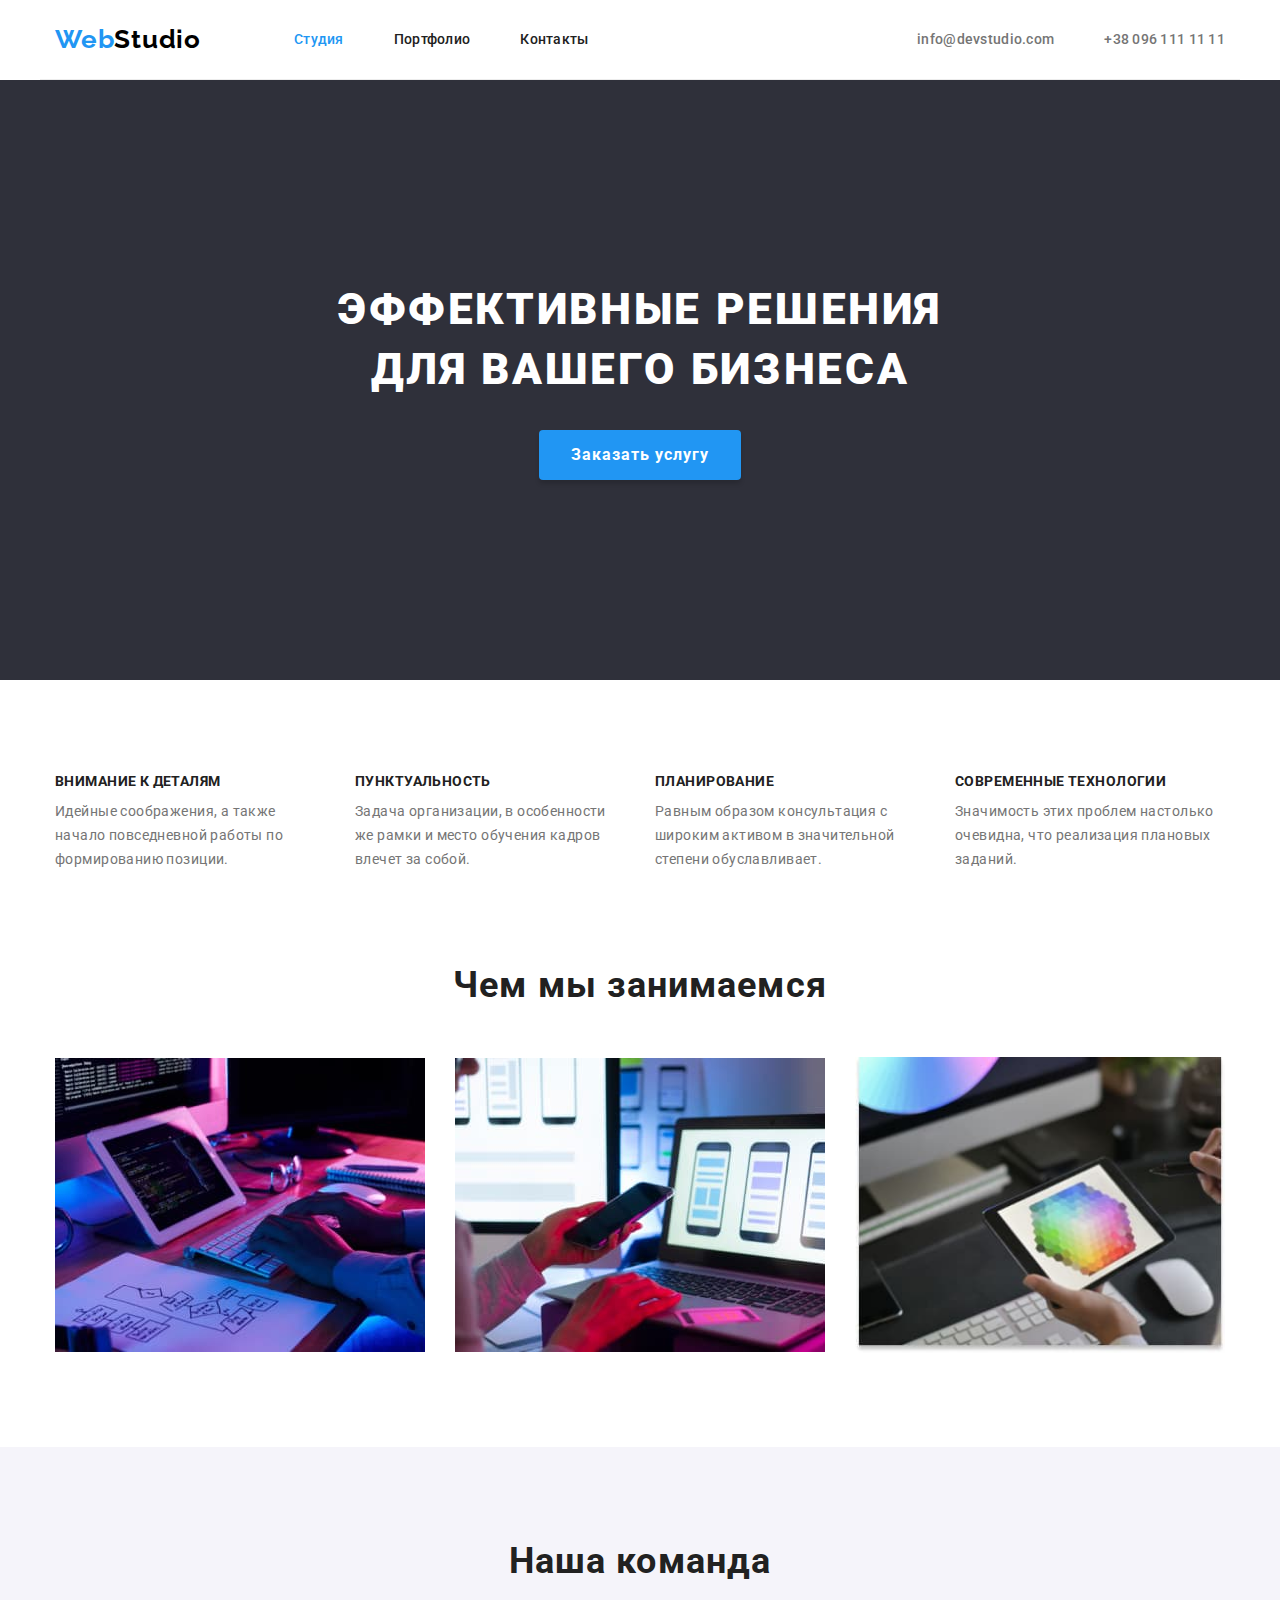
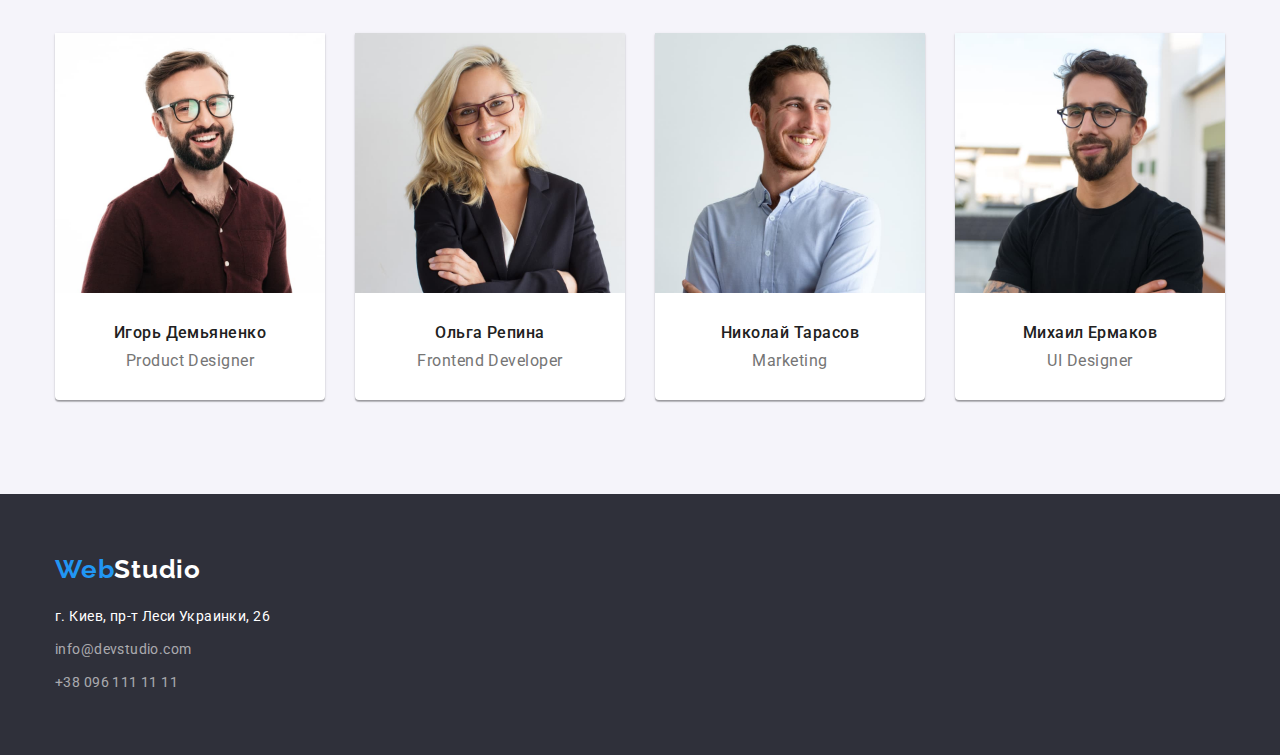
<file: index.html>
<!DOCTYPE html>
<html lang="ru">
  <head>
    <meta charset="UTF-8" />
    <meta http-equiv="X-UA-Compatible" content="IE=edge" />
    <meta name="viewport" content="width=device-width, initial-scale=1.0" />
    <title>Cтудия</title>
    <link
      rel="stylesheet"
      href="https://cdnjs.cloudflare.com/ajax/libs/modern-normalize/1.1.0/modern-normalize.min.css"
      integrity="sha512-wpPYUAdjBVSE4KJnH1VR1HeZfpl1ub8YT/NKx4PuQ5NmX2tKuGu6U/JRp5y+Y8XG2tV+wKQpNHVUX03MfMFn9Q=="
      crossorigin="anonymous"
      referrerpolicy="no-referrer"
    />
    <link rel="preconnect" href="https://fonts.googleapis.com" />
    <link rel="preconnect" href="https://fonts.gstatic.com" crossorigin />
    <link
      href="https://fonts.googleapis.com/css2?family=Raleway:wght@700&family=Roboto:wght@400;500;700;900&display=swap"
      rel="stylesheet"
    />
    <link
      rel="stylesheet"
      href="https://cdnjs.cloudflare.com/ajax/libs/modern-normalize/1.1.0/modern-normalize.min.css"
    />
    <link rel="stylesheet" href="./css/styles.css" />
  </head>

  <body>
    <!--шапка-->
    <header class="header">
      <div class="header-page container">
        <nav class="header-nav">
          <a lang="en" href="./index.html" class="header-logo"
            ><span lang="en" class="current">Web</span>Studio</a
          >
          <ul class="header-list list">
            <li class="header-item">
              <a href="./index.html" class="header-link current link">Студия</a>
            </li>
            <li class="header-item">
              <a href="./portfolio.html " class="header-link link">Портфолио</a>
            </li>
            <li class="header-item">
              <a href="./index.html" class="header-link link">Контакты</a>
            </li>
          </ul>
        </nav>

        <ul class="header-contacs list">
          <li class="header-contacs-item">
            <a lang="en" href="mailto:info@devstudio.com" class="header-mail link"
              >info@devstudio.com</a
            >
          </li>
          <li class="header-contacs-item">
            <a href="tel:+380961111111" class="header-tel link">+38 096 111 11 11</a>
          </li>
        </ul>
      </div>
    </header>

    <!--основное (уникалное) содержание-->

    <main>
      <section class="hero">
        <div class="container">
          <h1 class="hero-title">Эффективные решения для вашего бизнеса</h1>
          <button type="button" class="button hero-primery link">Заказать услугу</button>
        </div>
      </section>

      <section class="feature section">
        <div class="container">
          <h2 class="visually-hidden">Feature</h2>
          <ul class="feature-list list">
            <li class="feature-item">
              <h3 class="feature-title">Внимание к деталям</h3>
              <p class="feature-text">
                Идейные соображения, а также начало повседневной работы по формированию позиции.
              </p>
            </li>

            <li class="feature-item">
              <h3 class="feature-title">Пунктуальность</h3>
              <p class="feature-text">
                Задача организации, в особенности же рамки и место обучения кадров влечет за собой.
              </p>
            </li>

            <li class="feature-item">
              <h3 class="feature-title">Планирование</h3>
              <p class="feature-text">
                Равным образом консультация с широким активом в значительной степени обуславливает.
              </p>
            </li>

            <li class="feature-item">
              <h3 class="feature-title">Современные технологии</h3>
              <p class="feature-text">
                Значимость этих проблем настолько очевидна, что реализация плановых заданий.
              </p>
            </li>
          </ul>
        </div>
      </section>

      <section class="about section">
        <div class="container">
          <h2 class="about-title">Чем мы занимаемся</h2>
          <ul class="about-list list">
            <li class="about-item">
              <img
                class="about-img"
                src="./images/box1.jpg"
                alt="рабочий процесс"
                width="370"
                height="294"
              />
            </li>
            <li class="about-item">
              <img
                class="about-img"
                src="./images/box2.jpg"
                alt="рабочий процесс"
                width="370"
                height="294"
              />
            </li>
            <li class="about-item">
              <img
                class="about-img"
                src="./images/box3.jpg"
                alt="рабочий процесс"
                width="370"
                height="294"
              />
            </li>
          </ul>
        </div>
      </section>

      <section class="command section">
        <div class="container">
          <h2 class="command-title">Наша команда</h2>
          <ul class="command-list list">
            <li class="command-item">
              <img src="./images/demyanenko.jpg" alt="Игорь Демьяненко" width="270" height="260" />
              <div class="command-wrap">
                <h3 class="command-after-title">Игорь Демьяненко</h3>
                <p lang="en" class="command-text">Product Designer</p>
              </div>
            </li>
            <li class="command-item">
              <img src="./images/repina.jpg" alt="Ольга Репина" width="270" height="260" />
              <div class="command-wrap">
                <h3 class="command-after-title">Ольга Репина</h3>
                <p lang="en" class="command-text">Frontend Developer</p>
              </div>
            </li>
            <li class="command-item">
              <img src="./images/tarasov.jpg" alt="Николай Тарасов" width="270" height="260" />
              <div class="command-wrap">
                <h3 class="command-after-title">Николай Тарасов</h3>
                <p lang="en" class="command-text">Marketing</p>
              </div>
            </li>
            <li class="command-item">
              <img src="./images/ermakov.jpg" alt="Михаил Ермаков" width="270" height="260" />
              <div class="command-wrap">
                <h3 class="command-after-title">Михаил Ермаков</h3>
                <p lang="en" class="command-text">UI Designer</p>
              </div>
            </li>
          </ul>
        </div>
      </section>
    </main>

    <!--подвал-->
    <footer class="footer">
      <div class="container">
        <a lang="en" href="" class="footer-logo"
          ><span lang="en" class="current">Web</span>Studio</a
        >
        <address class="footer-address">
          <ul class="footer-list list">
            <li class="footer-item">
              <a
                href="https://goo.gl/maps/ZX4bR6mTC4rTTTyX7"
                target="_blank"
                rel="noopener nofollow noreferrer"
                class="footer-map aside link"
                >г. Киев, пр-т Леси Украинки, 26</a
              >
            </li>
            <li class="footer-item">
              <a lang="en" href="mailto:info@devstudio.com" class="footer-mail aside link"
                >info@devstudio.com</a
              >
            </li>
            <li class="footer-item">
              <a href="tel:+380961111111" class="footer-tel aside link">+38 096 111 11 11</a>
            </li>
          </ul>
        </address>
      </div>
    </footer>
  </body>
</html>
</file>
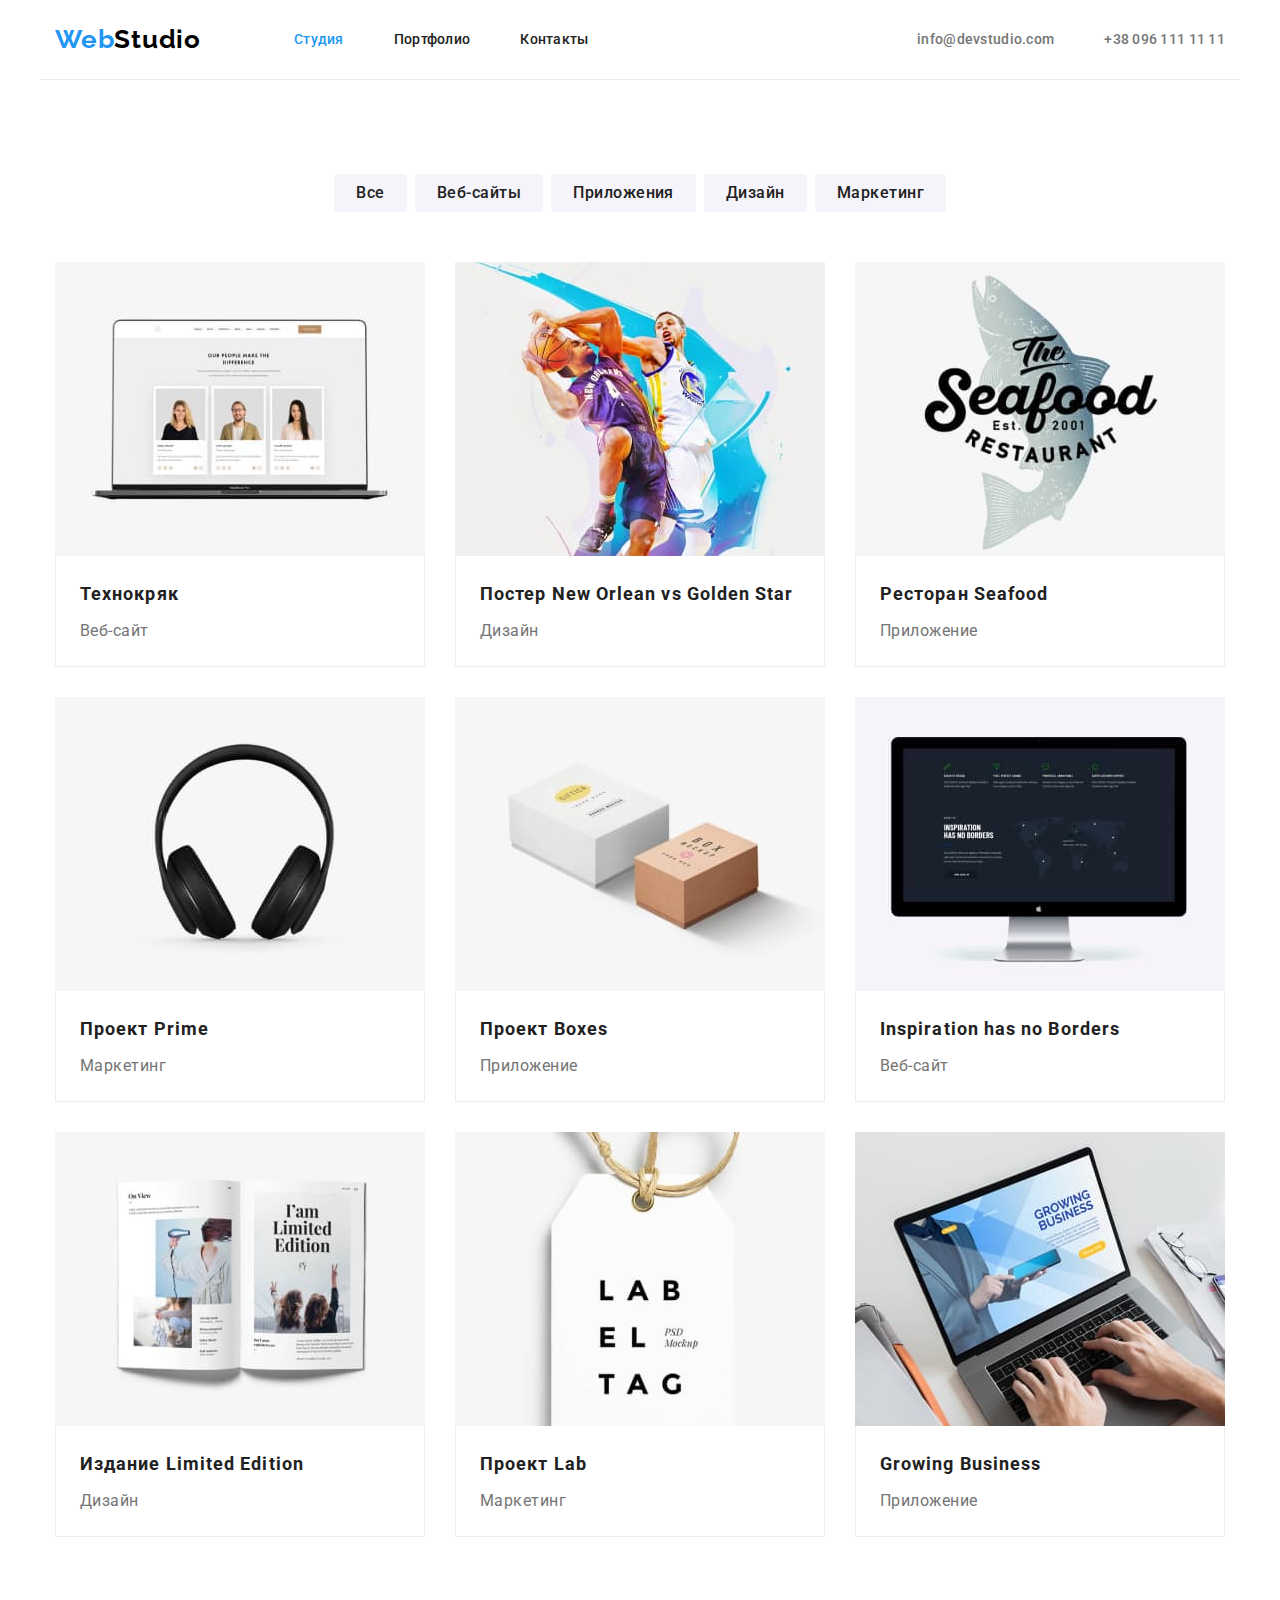
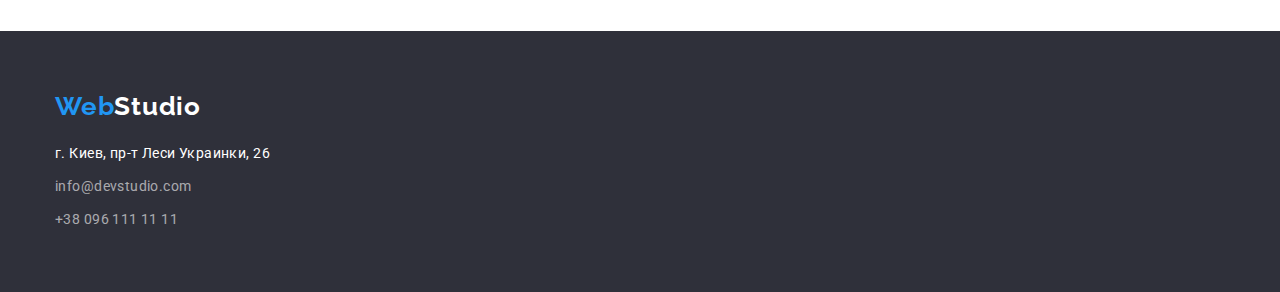
<file: portfolio.html>
<!DOCTYPE html>
<html lang="ru">
  <head>
    <meta charset="UTF-8" />
    <meta http-equiv="X-UA-Compatible" content="IE=edge" />
    <meta name="viewport" content="width=device-width, initial-scale=1.0" />
    <title>Cтудия</title>
    <link
      rel="stylesheet"
      href="https://cdnjs.cloudflare.com/ajax/libs/modern-normalize/1.1.0/modern-normalize.min.css"
      integrity="sha512-wpPYUAdjBVSE4KJnH1VR1HeZfpl1ub8YT/NKx4PuQ5NmX2tKuGu6U/JRp5y+Y8XG2tV+wKQpNHVUX03MfMFn9Q=="
      crossorigin="anonymous"
      referrerpolicy="no-referrer"
    />
    <link rel="preconnect" href="https://fonts.googleapis.com" />
    <link rel="preconnect" href="https://fonts.gstatic.com" crossorigin />
    <link
      href="https://fonts.googleapis.com/css2?family=Raleway:wght@700&family=Roboto:wght@400;500;700;900&display=swap"
      rel="stylesheet"
    />
    <link
      rel="stylesheet"
      href="https://cdnjs.cloudflare.com/ajax/libs/modern-normalize/1.1.0/modern-normalize.min.css"
    />
    <link rel="stylesheet" href="./css/styles.css" />
  </head>

  <body>
    <!--шапка-->
    <header class="header">
      <div class="header-page container">
        <nav class="header-nav">
          <a lang="en" href="./index.html" class="header-logo"
            ><span lang="en" class="current">Web</span>Studio</a
          >
          <ul class="header-list list">
            <li class="header-item">
              <a href="./index.html" class="header-link current link">Студия</a>
            </li>
            <li class="header-item">
              <a href="./portfolio.html " class="header-link link">Портфолио</a>
            </li>
            <li class="header-item">
              <a href="./index.html" class="header-link link">Контакты</a>
            </li>
          </ul>
        </nav>

        <ul class="header-contacs list">
          <li class="header-contacs-item">
            <a lang="en" href="mailto:info@devstudio.com" class="header-mail link"
              >info@devstudio.com</a
            >
          </li>
          <li class="header-contacs-item">
            <a href="tel:+380961111111" class="header-tel link">+38 096 111 11 11</a>
          </li>
        </ul>
      </div>
    </header>

    <!--основное (уникалное) содержание-->

    <main>
      <section class="projects section">
        <div class="container">
          <h1 class="visually-hidden">Работы</h1>
          <ul class="projects-list list">
            <li class="projects-item">
              <button type="button" class="button projects-primery link">Все</button>
            </li>
            <li>
              <button type="button" class="button projects-secondary link">Веб-сайты</button>
            </li>
            <li>
              <button type="button" class="button projects-secondary link">Приложения</button>
            </li>
            <li>
              <button type="button" class="button projects-secondary link">Дизайн</button>
            </li>
            <li>
              <button type="button" class="button projects-secondary link">Маркетинг</button>
            </li>
          </ul>

          <ul class="work-list list">
            <li class="work-item">
              <img
                src="./images/veb-site1.jpg"
                alt="Веб-сайт на экране ноутбука"
                width="370"
                height="294"
                class="work-img"
              />
              <div class="work-wrap">
                <h2 class="work-title">Технокряк</h2>
                <p class="work-text">Веб-сайт</p>
              </div>
            </li>
            <li class="work-item">
              <img
                src="./images/design1.jpg"
                alt="Постер с двумя баскетболистами"
                width="370"
                height="294"
                class="work-img"
              />
              <div class="work-wrap">
                <h2 class="work-title">Постер <span lang="en">New Orlean vs Golden Star</span></h2>
                <p class="work-text">Дизайн</p>
              </div>
            </li>
            <li class="work-item">
              <img
                src="./images/application1.jpg"
                alt="Логотип ресторана"
                width="370"
                height="294"
                class="work-img"
              />
              <div class="work-wrap">
                <h2 class="work-title">Ресторан <span lang="en">Seafood</span></h2>
                <p class="work-text">Приложение</p>
              </div>
            </li>
            <li class="work-item">
              <img
                src="./images/marketing1.jpg"
                alt="Беспроводные наушники"
                width="370"
                height="294"
                class="work-img"
              />
              <div class="work-wrap">
                <h2 class="work-title">Проект <span lang="en">Prime</span></h2>
                <p class="work-text">Маркетинг</p>
              </div>
            </li>
            <li class="work-item">
              <img
                src="./images/application2.jpg"
                alt="Две коробки"
                width="370"
                height="294"
                class="work-img"
              />
              <div class="work-wrap">
                <h2 class="work-title">Проект <span lang="en">Boxes</span></h2>
                <p class="work-text">Приложение</p>
              </div>
            </li>
            <li class="work-item">
              <img
                src="./images/veb-site2.jpg"
                alt="Монитор компьютера"
                width="370"
                height="294"
                class="work-img"
              />
              <div class="work-wrap">
                <h2 class="work-title" lang="en">Inspiration has no Borders</h2>
                <p class="work-text">Веб-сайт</p>
              </div>
            </li>
            <li class="work-item">
              <img
                src="./images/design2.jpg"
                alt="Открытя книга"
                width="370"
                height="294"
                class="work-img"
              />
              <div class="work-wrap">
                <h2 class="work-title">Издание <span lang="en">Limited Edition</span></h2>
                <p class="work-text">Дизайн</p>
              </div>
            </li>
            <li class="work-item">
              <img
                src="./images/marketing2.jpg"
                alt="Бирка лейбла"
                width="370"
                height="294"
                class="work-img"
              />
              <div class="work-wrap">
                <h2 class="work-title">Проект <span lang="en">Lab</span></h2>
                <p class="work-text">Маркетинг</p>
              </div>
            </li>
            <li class="work-item">
              <img
                src="./images/application3.jpg"
                alt="Приложение на экране ноутбука"
                width="370"
                height="294"
                class="work-img"
              />
              <div class="work-wrap">
                <h2 class="work-title" lang="en">Growing Business</h2>
                <p class="work-text">Приложение</p>
              </div>
            </li>
          </ul>
        </div>
      </section>
    </main>

    <!--подвал-->
    <footer class="footer">
      <div class="container">
        <a lang="en" href="" class="footer-logo"
          ><span lang="en" class="current">Web</span>Studio</a
        >
        <address class="footer-address">
          <ul class="footer-list list">
            <li class="footer-item">
              <a
                href="https://goo.gl/maps/ZX4bR6mTC4rTTTyX7"
                target="_blank"
                rel="noopener nofollow noreferrer"
                class="footer-map aside link"
                >г. Киев, пр-т Леси Украинки, 26</a
              >
            </li>
            <li class="footer-item">
              <a lang="en" href="mailto:info@devstudio.com" class="footer-mail aside link"
                >info@devstudio.com</a
              >
            </li>
            <li class="footer-item">
              <a href="tel:+380961111111" class="footer-tel aside link">+38 096 111 11 11</a>
            </li>
          </ul>
        </address>
      </div>
    </footer>
  </body>
</html>
</file>
<file: css/styles.css>
:root {
  --primery-text-color: #212121;
  --text-color-white: #ffffff;
  --text-color-gray: #757575;
  --secondary-text-color: rgba(255, 255, 255, 0.6);
  --accent-color: #2196f3;
  --primery-background-color: #ffffff;
  --background-color-section: #2f303a;
  --primery-background-color-btn: #f5f4fa;

  --card-set-gap: 30px;
}

p,
h1,
h2,
h3,
h4,
h5,
h6 {
  margin: 0;
}

html {
  box-sizing: border-box;
}

*,
*::before,
*::after {
  box-sizing: inherit;
}

body {
  font-family: 'Roboto', sans-serif;
  background-color: var(--primery-background-color);
  color: var(--primery-text-color);
}

.container {
  width: 1200px;
  padding-left: 15px;
  padding-right: 15px;
  margin-left: auto;
  margin-right: auto;

  /* outline: 2px solid red; */
}

.section {
  padding-top: 94px;
  padding-bottom: 94px;
  /* outline: 2px solid green; */
}

.list {
  padding: 0;
  margin: 0;
  list-style: none;
}

.link {
  text-decoration: none;
}

img {
  display: block;
  max-width: 100%;
  height: auto;
}

.footer-address {
  font-style: normal;
}

.visually-hidden {
  position: absolute;
  white-space: nowrap;
  width: 1px;
  height: 1px;
  overflow: hidden;
  border: 0;
  padding: 0;
  clip: rect(0 0 0 0);
  clip-path: inset(50%);
  margin: -1px;
}
/* -----------CТУДИЯ------------ */
/* HEADER*/
/* --HEADER-NAV-- */

.header-page {
  padding-top: 24px;
  padding-bottom: 24px;
  border-bottom: 1px solid #ececec;
}

.header-page.container {
  display: flex;
}

.header-nav,
.header-list,
.header-contacs {
  display: flex;
  align-items: center;
}

.header-logo {
  margin-right: 93px;
}

.header-logo,
.current {
  font-family: 'Raleway', sans-serif;
  font-weight: 700;
  font-size: 26px;
  line-height: 1.19;
  letter-spacing: 0.03em;
  text-decoration: none;
}

.header-logo {
  color: #000000;
}

.current {
  color: var(--accent-color);
}

.header-list {
  display: flex;
  column-gap: 50px;
}

/* .header-item:not(:last-child) {margin-right: 50px;} */

.header-link {
  font-family: inherit;
  font-weight: 500;
  font-size: 14px;
  line-height: 1.14;
  letter-spacing: 0.02em;
  color: var(--primery-text-color);
}
.header-link:hover,
.header-link:focus {
  color: var(--accent-color);
}

.header-list .current {
  color: var(--accent-color);
}
/*--HEADER-CONTACS-*/

.header-contacs {
  margin-left: auto;
  column-gap: 50px;
}

.header-mail,
.header-tel {
  font-weight: 500;
  font-size: 14px;
  line-height: 1.14;
  letter-spacing: 0.02em;
  color: var(--text-color-gray);
}
.header-mail:hover,
.header-mail:focus {
  color: var(--accent-color);
}

.header-tel:hover,
.header-tel:focus {
  color: var(--accent-color);
}

/* --HERO-- */
.hero {
  text-align: center;
  max-width: 1600px;
  padding: 200px 0;
  background-color: var(--background-color-section);
}

.hero-title {
  margin-left: auto;
  margin-right: auto;
  width: 696px;
  margin-bottom: 30px;

  font-weight: 900;
  font-size: 44px;
  line-height: 1.36;
  letter-spacing: 0.06em;
  text-transform: uppercase;
  color: var(--text-color-white);
}
/* --BUTTON-- */
.button {
  display: inline-block;

  font-family: inherit, sans-serif;
  cursor: pointer;
  background-color: var(--accent-color);
  color: var(--primery-text-color);
  text-align: center;
  border: none;
  border-radius: 4px;
}

.button.hero-primery {
  padding: 10px 32px;
  min-width: 200px;

  font-weight: 700;
  font-size: 16px;
  line-height: 1.88;
  align-items: center;
  text-align: center;
  letter-spacing: 0.06em;
  color: var(--text-color-white);
  box-shadow: 0px 4px 4px rgba(0, 0, 0, 0.15);
}

.button.hero-primery:hover,
.button.hero-primery:focus {
  color: var(--primery-text-color);
  background-color: var(--primery-background-color-btn);
}

/* --FEATURE-- */

.feature-list {
  display: flex;
  column-gap: 30px;
  align-items: center;
}

.feature-title {
  margin-top: 0;
  margin-bottom: 10px;

  font-weight: 700;
  font-size: 14px;
  line-height: 1.14;
  letter-spacing: 0.03em;
  text-transform: uppercase;
  color: var(--primery-text-color);
}

.feature-text {
  max-width: 270px;

  font-size: 14px;
  line-height: 1.71;
  letter-spacing: 0.03em;
  color: var(--text-color-gray);
}

/*--ABOUT--  */

.about.section {
  padding-top: 0;
}

.about-title {
  margin-bottom: 50px;
  align-items: center;

  font-weight: 700;
  font-size: 36px;
  line-height: 1.16;
  text-align: center;
  letter-spacing: 0.03em;
  color: var(--primery-text-color);
}

.about-list {
  display: flex;
  align-items: center;
  gap: 30px;
}

.about-item {
  width: calc((100%-60px) / 3);
}

/* --COMMAND-- */

.command {
  background-color: #f5f4fa;
}

.command-title {
  margin-bottom: 50px;

  font-weight: 700;
  font-size: 36px;
  line-height: 1.16;
  text-align: center;
  letter-spacing: 0.03em;
  color: var(--primery-text-color);
}

.command-list {
  display: flex;
  gap: 30px;
  align-items: center;
}
.command-item {
  width: calc((100%-90px) / 4);

  background: var(--primery-background-color);
  box-shadow: 0px 1px 3px rgba(0, 0, 0, 0.12), 0px 1px 1px rgba(0, 0, 0, 0.14),
    0px 2px 1px rgba(0, 0, 0, 0.2);
  border-radius: 0px 0px 4px 4px;
}
.command-wrap {
  padding-top: 30px;
  padding-bottom: 30px;
  /* padding-left: 5px;
  padding-right: 5px; */
}

.command-after-title {
  margin-bottom: 10px;

  font-weight: 500;
  font-size: 16px;
  line-height: 1.19;
  text-align: center;
  letter-spacing: 0.03em;
  color: var(--primery-text-color);
}

.command-text {
  font-size: 16px;
  text-align: center;

  letter-spacing: 0.03em;
  color: var(--text-color-gray);
}

/* --FOOTER-- */

.footer {
  background-color: var(--background-color-section);
  padding-top: 60px;
  padding-bottom: 60px;
}

.footer-logo {
  display: inline-block;
  margin-bottom: 20px;

  font-family: 'Raleway', sans-serif;
  font-weight: 700;
  font-size: 26px;
  line-height: 1.19;
  letter-spacing: 0.03em;
  text-decoration: none;
  color: var(--text-color-white);
}

.footer-list .aside {
  font-size: 14px;
  line-height: 1.71;
  letter-spacing: 0.03em;
  color: var(--secondary-text-color);
}

.footer-list .aside:hover,
.footer-list .aside:focus {
  color: var(--accent-color);
}

.footer-list .aside:hover,
.footer-list .aside:focus {
  color: var(--accent-color);
}

.footer-list .footer-item:not(:last-child) {
  margin-bottom: 9px;
}

.footer-list .footer-map {
  color: #ffffff;
}

/* -----------ПОРТФОЛИО---------------- */
/* ------------PROGECTS------------ */
/* ------BUTTON---------- */

.projects-list {
  display: flex;
  justify-content: center;
  margin-bottom: 50px;
  gap: 8px;
}

.button.projects-primery,
.button.projects-secondary {
  padding: 6px 22px;
  min-width: 73px;

  font-weight: 500;
  font-size: 16px;
  line-height: 1.62;
  text-align: center;
  letter-spacing: 0.03em;
  color: var(--primery-text-color);
  background-color: var(--primery-background-color-btn);
}

.button.projects-primery:hover,
.button.projects-primery:focus {
  color: var(--text-color-white);
  background-color: var(--accent-color);
}

.button.projects-secondary:hover,
.button.projects-secondary:focus {
  color: var(--text-color-white);
  background-color: var(--accent-color);
}

/* ------WORK------- */

.work-list {
  display: flex;
  flex-wrap: wrap;
  margin-left: calc(-1 * var(--card-set-gap));
  margin-top: calc(-1 * var(--card-set-gap));
  /* outline: 2px solid blueviolet; */
}

.work-list > .work-item {
  flex-basis: calc(100% / 3 - var(--card-set-gap));
  margin-left: var(--card-set-gap);
  margin-top: var(--card-set-gap);
}

.work-list .work-wrap {
  padding: 20px 24px;
  border-right: 1px solid #eeeeee;
  border-bottom: 1px solid #eeeeee;
  border-left: 1px solid #eeeeee;
}

/* .work-list {display: flex; 
  flex-wrap: wrap;
  gap: 30px;
}
  .work-item { width: calc((100%-60px))/3;
}
 */

.work-title {
  margin-bottom: 4px;

  font-weight: 700;
  font-size: 18px;
  line-height: 2;
  letter-spacing: 0.06em;
  color: var(--primery-text-color);
}
.work-text {
  font-size: 16px;
  line-height: 1.88;
  letter-spacing: 0.03em;
  color: var(--text-color-gray);
}
</file>
